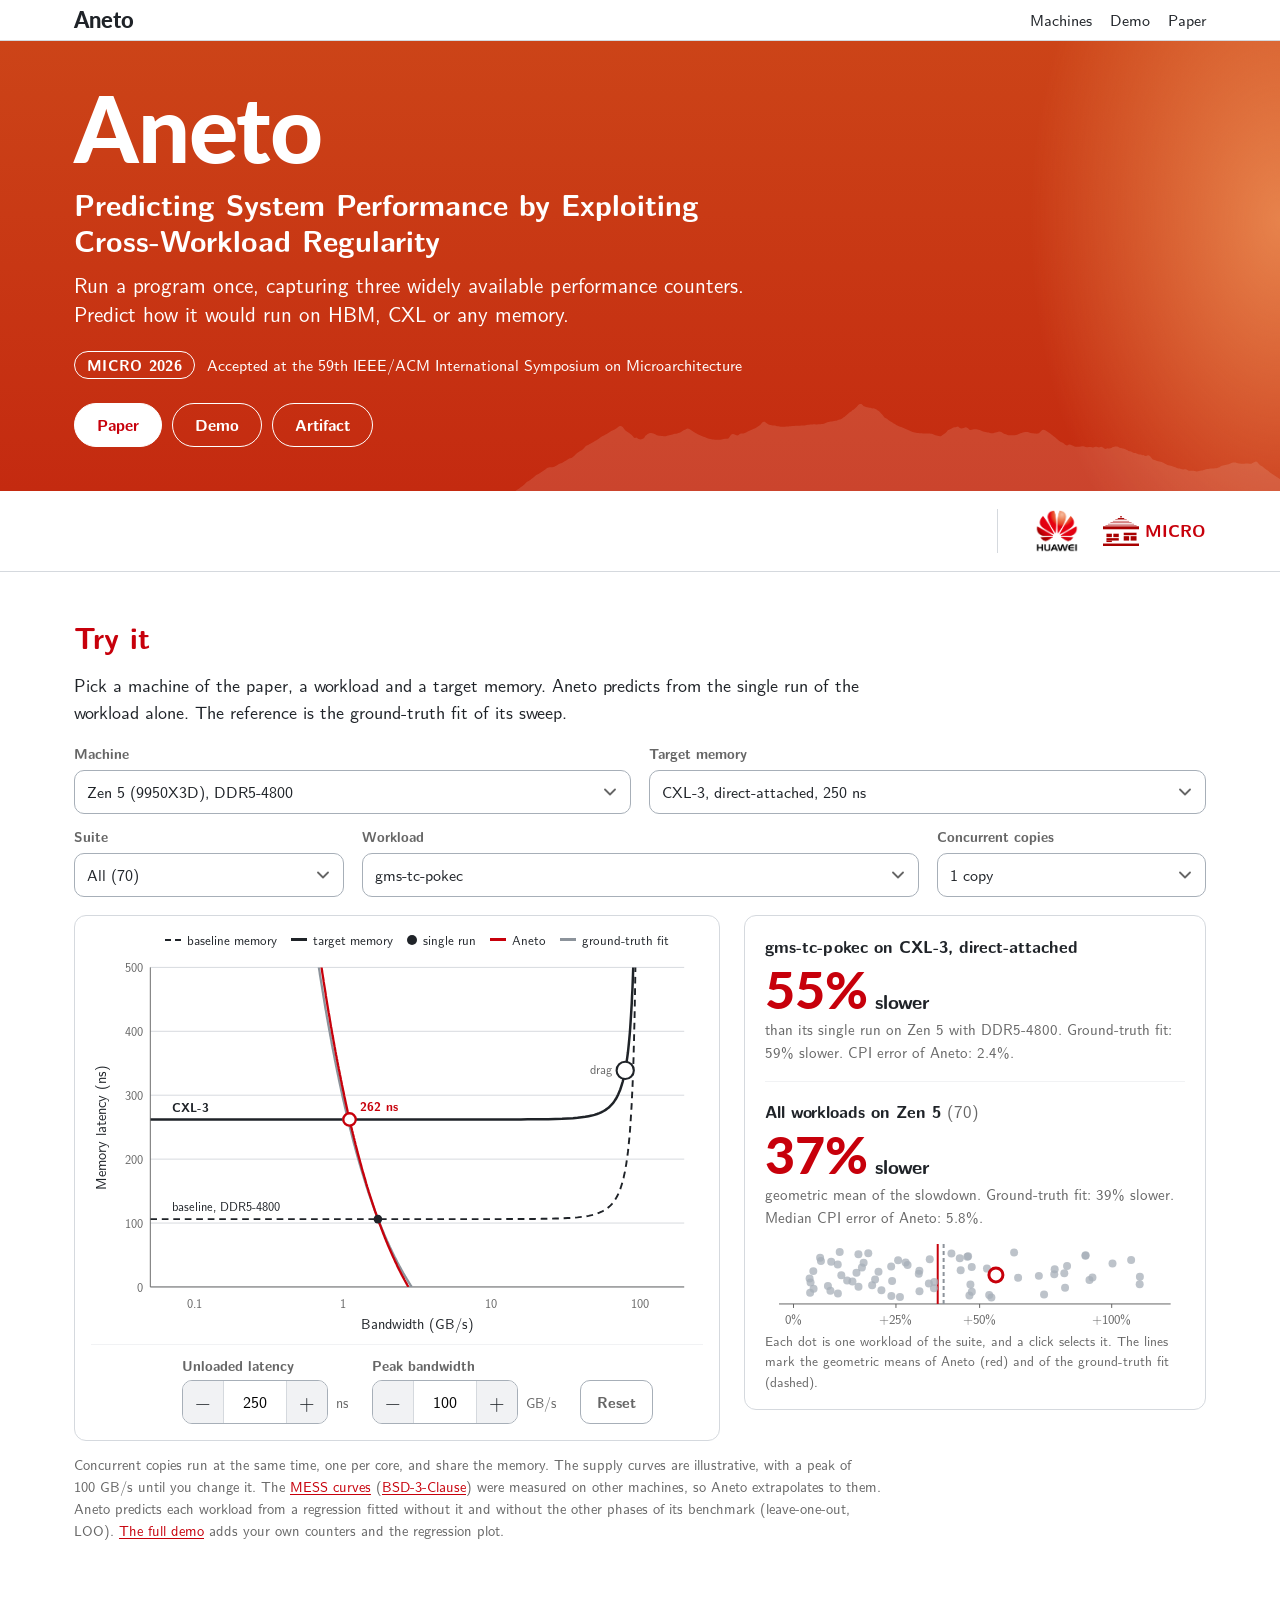
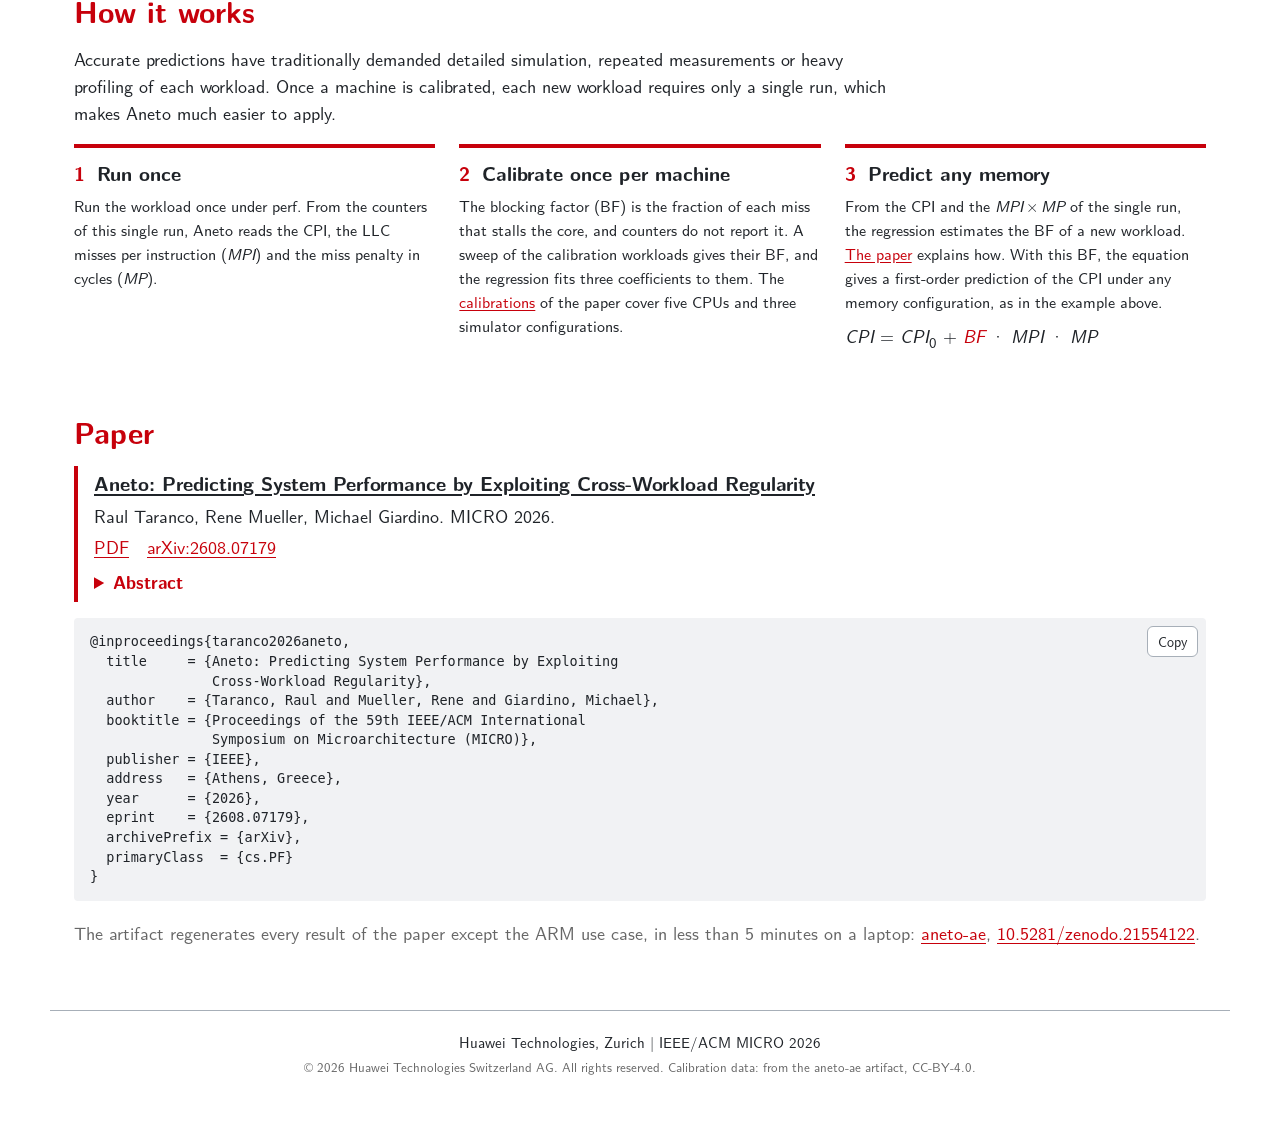
<file: docs/index.html>
<!doctype html>
<html lang="en">
<head>
<meta charset="utf-8">
<meta name="viewport" content="width=device-width, initial-scale=1">
<title>Aneto: Predicting System Performance by Exploiting Cross-Workload Regularity</title>
<meta name="description" content="Aneto predicts how a workload responds to a change in memory technology, such as HBM or CXL. MICRO 2026.">
<meta property="og:title" content="Aneto: Predicting System Performance by Exploiting Cross-Workload Regularity">
<meta property="og:description" content="Aneto predicts how a workload responds to a change in memory technology, such as HBM or CXL. MICRO 2026.">
<meta property="og:type" content="website">
<link rel="canonical" href="https://huawei-csl.github.io/aneto/">
<meta property="og:url" content="https://huawei-csl.github.io/aneto/">
<meta name="twitter:card" content="summary">
<link rel="icon" type="image/svg+xml" href="assets/img/aneto-mark.svg">
<link rel="preload" href="assets/fonts/lmsans10-regular.otf" as="font" type="font/otf" crossorigin>
<link rel="stylesheet" href="assets/style.css">
<link rel="stylesheet" href="assets/home.css">
<script type="module" src="assets/home.js"></script>
</head>
<body>

<nav class="sitenav" aria-label="Site"><div class="in">
  <a class="home" href="index.html" aria-current="page">Aneto</a>
  <div class="links">
    <a href="machines.html">Machines</a>
    <a href="demo.html">Demo</a>
    <a href="https://arxiv.org/abs/2608.07179">Paper</a>
  </div>
</div></nav>

<header class="hero">
  <img class="ridge" src="assets/img/aneto-mark.svg" alt="">
  <div class="in">
    <h1>Aneto</h1>
    <p class="ptitle">Predicting System Performance by Exploiting <span class="nb">Cross-Workload</span> Regularity</p>
    <p class="lede">Run a program once, capturing three widely available performance counters.<br>Predict how it would run on HBM, CXL or any memory.</p>
    <p class="venue"><span class="badge">MICRO 2026</span>Accepted at the 59th IEEE/ACM International Symposium on Microarchitecture</p>
    <nav class="actions" aria-label="Project links">
      <a class="btn primary" href="https://arxiv.org/pdf/2608.07179">Paper</a>
      <a class="btn" href="demo.html">Demo</a>
      <a class="btn" href="https://doi.org/10.5281/zenodo.21554122">Artifact</a>
    </nav>
  </div>
</header>

<aside class="getbar" aria-label="Affiliation and venue"><div class="in">
  <div class="logos">
    <img src="assets/img/huawei-logo.png" alt="Huawei">
    <a href="https://www.microarch.org/micro59/" title="MICRO 2026"><img src="assets/img/micro-logo.svg" alt=""><span>MICRO</span></a>
  </div>
</div></aside>

<main>

<section id="try" class="try">
<noscript><p class="noscript">The live example needs JavaScript.</p></noscript>
  <h2>Try it</h2>
  <p class="lead">Pick a machine of the paper, a workload and a target memory. Aneto predicts from the single run of the workload alone. The reference is the ground-truth fit of its sweep.</p>

  <div class="try-controls">
    <label class="field"><span>Machine</span><select id="h-machine"></select></label>
    <label class="field"><span>Target memory</span><select id="h-memory"></select></label>
    <label class="field"><span>Suite</span><select id="h-suite"></select></label>
    <label class="field"><span>Workload</span><select id="h-workload"></select></label>
    <label class="field"><span>Concurrent copies</span><select id="h-copies"></select></label>
  </div>

  <div class="try-grid">
    <figure class="try-chart">
      <div class="legend">
        <span class="lg"><span class="sw supa"></span>baseline memory</span>
        <span class="lg"><span class="sw supb"></span>target memory</span>
        <span class="lg"><span class="sw run"></span>single run</span>
        <span class="lg"><span class="sw acc"></span>Aneto</span>
        <span class="lg"><span class="sw ref"></span>ground-truth fit</span>
      </div>
      <div id="h-sd"></div>
      <div class="target-edit" role="group" aria-label="Target memory">
        <div class="stepper"><span id="h-ns-label">Unloaded latency</span>
          <div class="box"><button type="button" data-k="ns" data-dir="-1" aria-label="Lower the latency">&minus;</button><input id="h-ns" type="number" inputmode="numeric" min="40" max="1500" step="10" aria-labelledby="h-ns-label"><button type="button" data-k="ns" data-dir="1" aria-label="Raise the latency">+</button></div>
          <span class="unit">ns</span></div>
        <div class="stepper"><span id="h-peak-label">Peak bandwidth</span>
          <div class="box"><button type="button" data-k="peak" data-dir="-1" aria-label="Lower the peak bandwidth">&minus;</button><input id="h-peak" type="number" inputmode="numeric" min="1" max="240" step="5" aria-labelledby="h-peak-label"><button type="button" data-k="peak" data-dir="1" aria-label="Raise the peak bandwidth">+</button></div>
          <span class="unit">GB/s</span></div>
        <button type="button" class="reset" id="h-reset" disabled>Reset</button>
      </div>
    </figure>
    <div class="results" aria-live="polite">
      <div class="result" id="h-one"></div>
      <div class="result" id="h-suite-result"></div>
      <div id="h-strip"></div>
      <p class="strip-key">Each dot is one workload of the suite, and a click selects it. The lines mark the geometric means of Aneto (red) and of the ground-truth fit (dashed).</p>
    </div>
  </div>
  <p class="try-note">Concurrent copies run at the same time, one per core, and share the memory. The supply curves are illustrative, with a peak of <span class="nb">100 GB/s</span> until you change it. The <a href="https://github.com/bsc-mem/Mess-simulator">MESS curves</a> (<a href="data/LICENSE-MESS.txt">BSD-3-Clause</a>) were measured on other machines, so Aneto extrapolates to them. Aneto predicts each workload from a regression fitted without it and without the other phases of its benchmark (leave-one-out, LOO). <a href="demo.html">The full demo</a> adds your own counters and the regression plot.</p>
</section>

<section class="how">
  <h2>How it works</h2>
  <p class="lead">Accurate predictions have traditionally demanded detailed simulation, repeated measurements or heavy profiling of each workload. Once a machine is calibrated, each new workload requires only a single run, which makes Aneto much easier to apply.</p>
  <div class="cards three">
    <article>
      <h3><span class="num">1</span>Run once</h3>
      <p>Run the workload once under perf. From the counters of this single run, Aneto reads the CPI, the LLC misses per instruction (<i>MPI</i>) and the miss penalty in cycles (<i>MP</i>).</p>
    </article>
    <article>
      <h3><span class="num">2</span>Calibrate once per machine</h3>
      <p>The blocking factor (BF) is the fraction of each miss that stalls the core, and counters do not report it. A sweep of the calibration workloads gives their BF, and the regression fits three coefficients to them. The <a href="machines.html">calibrations</a> of the paper cover five CPUs and three simulator configurations.</p>
    </article>
    <article>
      <h3><span class="num">3</span>Predict any memory</h3>
      <p>From the CPI and the <i>MPI</i>&thinsp;&times;&thinsp;<i>MP</i> of the single run, the regression estimates the BF of a new workload. <a href="https://arxiv.org/abs/2608.07179">The paper</a> explains how. With this BF, the equation gives a first-order prediction of the CPI under any memory configuration, as in the example above.</p>
      <p class="eq"><i>CPI</i> = <i>CPI</i><sub>0</sub> + <i class="acc">BF</i> &middot; <i>MPI</i> &middot; <i>MP</i></p>
    </article>
  </div>
</section>

<section id="paper" class="paperbox">
  <h2>Paper</h2>
  <div class="paper-card">
    <p class="ptitle2"><a href="https://arxiv.org/abs/2608.07179">Aneto: Predicting System Performance by Exploiting Cross-Workload Regularity</a></p>
    <p>Raul Taranco, Rene Mueller, Michael Giardino. MICRO 2026.</p>
    <p class="plinks"><a href="https://arxiv.org/pdf/2608.07179">PDF</a> <a href="https://arxiv.org/abs/2608.07179">arXiv:2608.07179</a></p>
    <details>
      <summary>Abstract</summary>
      <p>Predicting how a workload responds to a change in memory technology requires estimating how much of each cache miss actually stalls the processor. Obtaining this stall fraction accurately has traditionally demanded detailed simulation, repeated measurements, or heavy profiling. One-shot alternatives exist but sacrifice accuracy. We observe that hardware counters from a single native run suffice to infer the stall fraction without simulation. Across more than 100 distinct workloads spanning integer, floating-point, graph, and AI benchmarks, the relationship between CPI and the maximum memory stall per instruction follows a predictable pattern on each microarchitecture. Aneto is a mechanistic-empirical regression model that exploits this observation. Once fitted on a machine across a small set of reference workloads, the model estimates the performance-latency sensitivity of any new workload from a single run, enabling first-order CPI prediction under any memory configuration. Aneto reaches 1.4&times; lower median and 2.8&times; lower 90th-percentile CPI error than the best prior one-shot predictor. We validate the predictions directly against hardware measurements on an ARM server, from local DDR to HBM and up to ~3&times; the baseline memory penalty, where the median CPI error is 12.7% and the 90th percentile 35.9%. At an 8&times; memory-latency extrapolation beyond the reach of direct measurement, Aneto agrees on Zen 5 to within 14.8% at the median and 42% at the 90th percentile with a prior method that needs multiple runs per workload. Additionally, Aneto provides qualitative insights into workloads and architectures.</p>
    </details>
  </div>
  <div class="bib" id="cite">
    <button class="small copy" type="button" data-target="bib-paper">Copy</button>
<pre id="bib-paper">@inproceedings{taranco2026aneto,
  title     = {Aneto: Predicting System Performance by Exploiting
               Cross-Workload Regularity},
  author    = {Taranco, Raul and Mueller, Rene and Giardino, Michael},
  booktitle = {Proceedings of the 59th IEEE/ACM International
               Symposium on Microarchitecture (MICRO)},
  publisher = {IEEE},
  address   = {Athens, Greece},
  year      = {2026},
  eprint    = {2608.07179},
  archivePrefix = {arXiv},
  primaryClass  = {cs.PF}
}</pre>
  </div>
  <p class="muted">The artifact regenerates every result of the paper except the ARM use case, in less than 5 minutes on a laptop: <a href="https://github.com/huawei-csl/aneto-ae">aneto-ae</a>, <a href="https://doi.org/10.5281/zenodo.21554122">10.5281/zenodo.21554122</a>.</p>
</section>

</main>

<footer>
  <p>Huawei Technologies, Zurich  |  IEEE/ACM MICRO 2026</p>
  <p class="muted">&copy; 2026 Huawei Technologies Switzerland AG. All rights reserved. Calibration data: from the aneto-ae artifact, CC-BY-4.0.</p>
</footer>

</body>
</html>
</file>
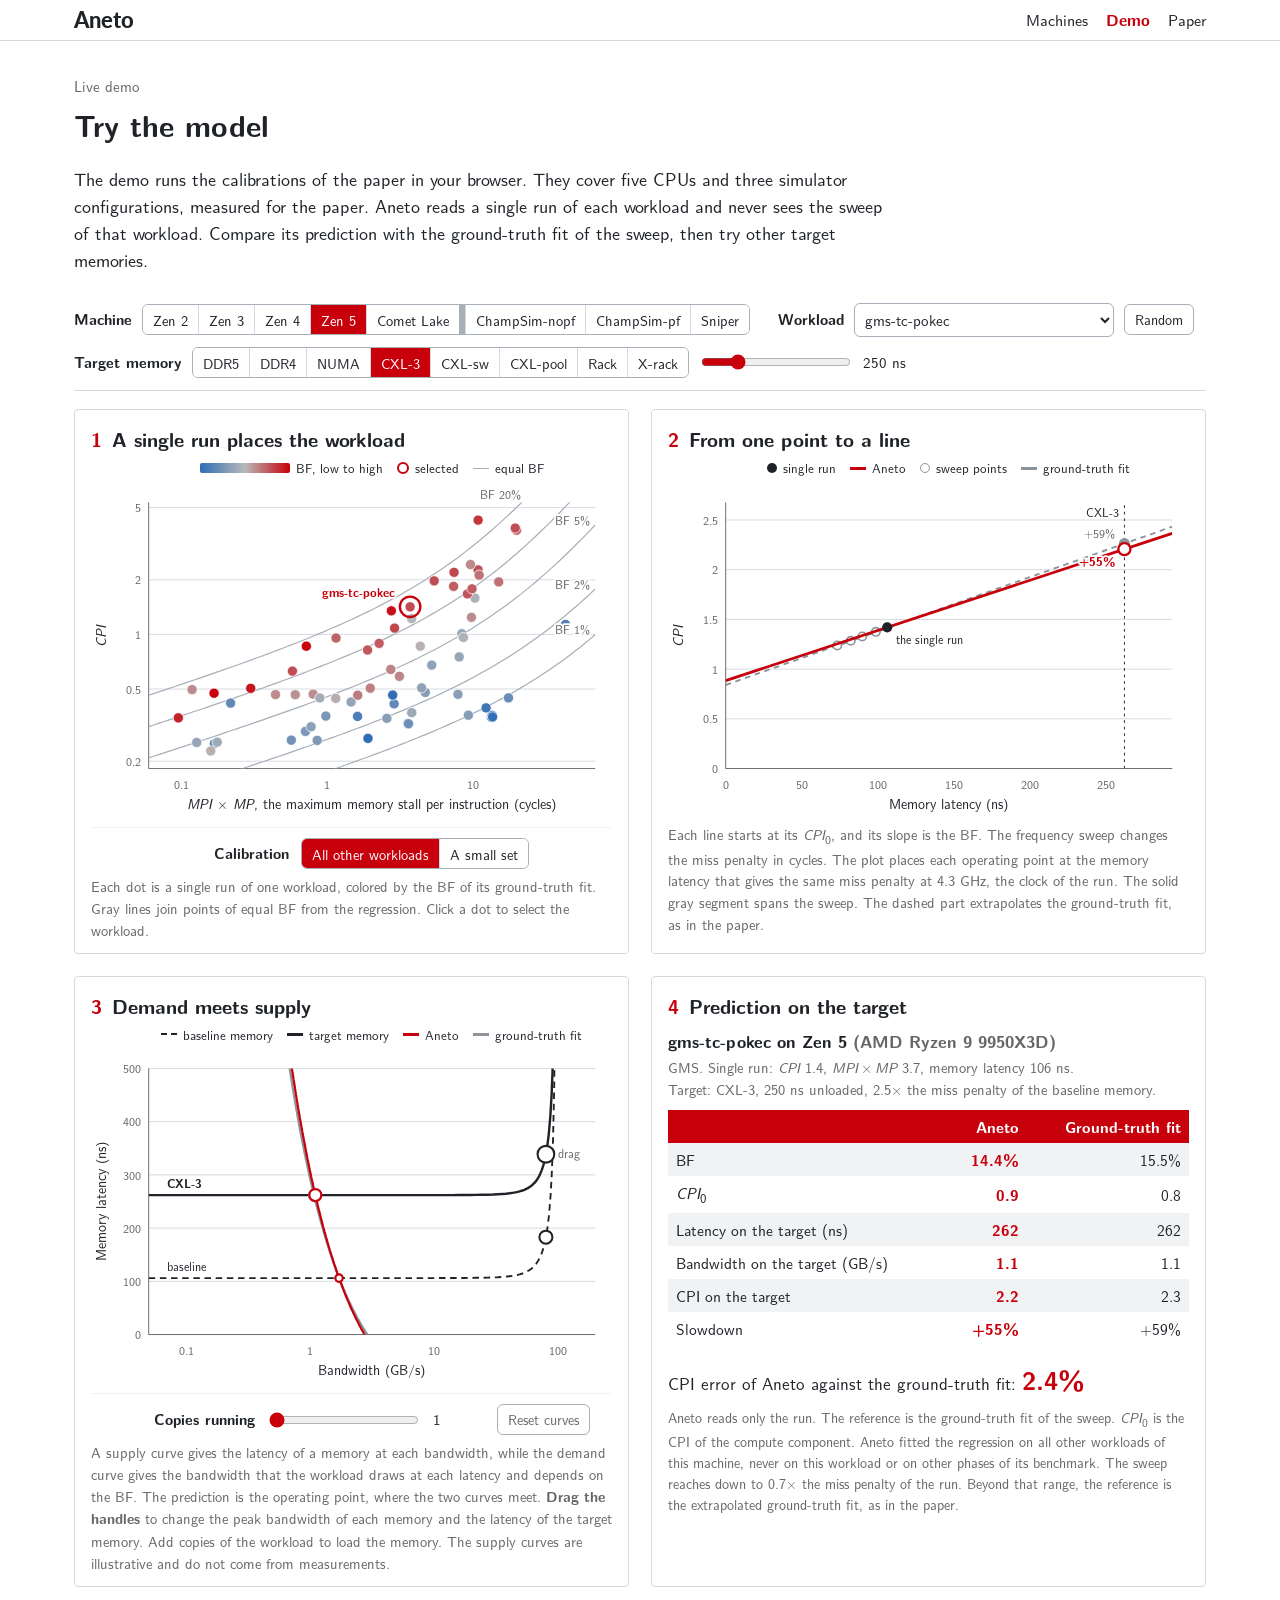
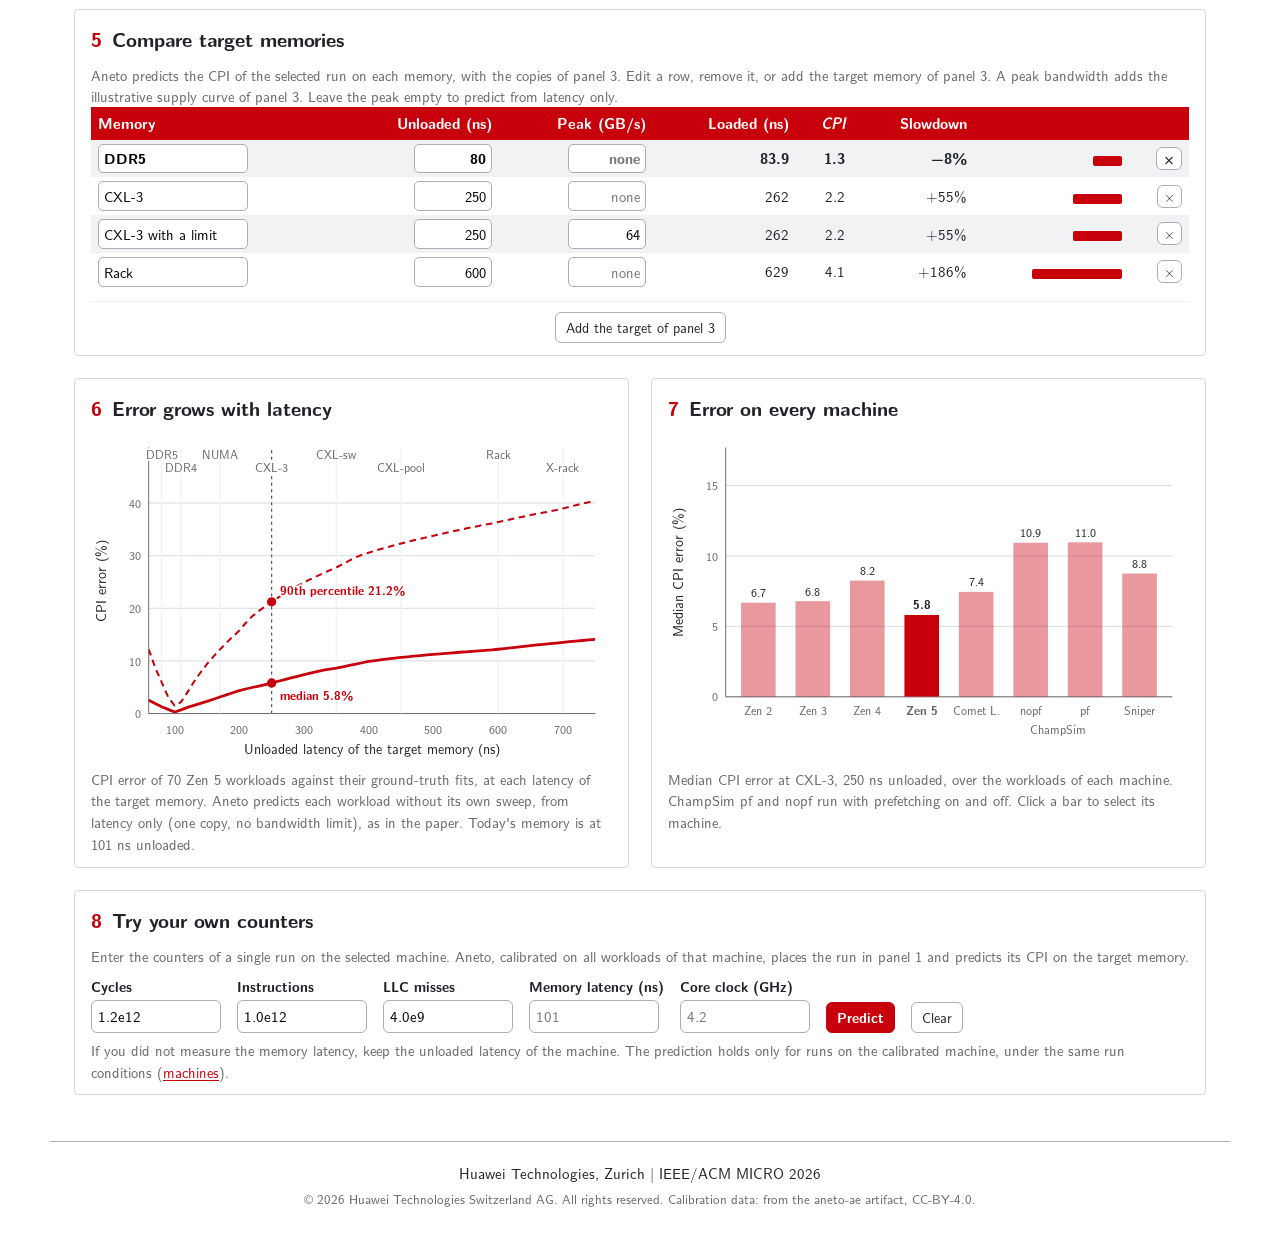
<file: docs/demo.html>
<!doctype html>
<html lang="en">
<head>
<meta charset="utf-8">
<meta name="viewport" content="width=device-width, initial-scale=1">
<title>Aneto demo</title>
<meta name="description" content="The full Aneto demo: the regression, the supply and demand curves, and the CPI error on every machine, in your browser.">
<link rel="canonical" href="https://huawei-csl.github.io/aneto/demo.html">
<meta property="og:url" content="https://huawei-csl.github.io/aneto/demo.html">
<meta property="og:title" content="Aneto demo">
<meta property="og:description" content="The full Aneto demo: the regression, the supply and demand curves, and the CPI error on every machine, in your browser.">
<meta property="og:type" content="website">
<meta name="twitter:card" content="summary">
<link rel="icon" type="image/svg+xml" href="assets/img/aneto-mark.svg">
<link rel="preload" href="assets/fonts/lmsans10-regular.otf" as="font" type="font/otf" crossorigin>
<link rel="stylesheet" href="assets/style.css">
<script type="module" src="assets/demo.js"></script>
</head>
<body>

<nav class="sitenav" aria-label="Site"><div class="in">
  <a class="home" href="index.html">Aneto</a>
  <div class="links">
    <a href="machines.html">Machines</a>
    <a href="demo.html" aria-current="page">Demo</a>
    <a href="https://arxiv.org/abs/2608.07179">Paper</a>
  </div>
</div></nav>

<main>
<section id="demo" class="demo alone">
  <div class="stage">Live demo</div>
  <h1>Try the model</h1>
  <noscript><p class="noscript">The demo runs in your browser and needs JavaScript.</p></noscript>
  <p class="lead">The demo runs the calibrations of the paper in your browser. They cover five CPUs and three simulator configurations, measured for the paper. Aneto reads a single run of each workload and never sees the sweep of that workload. Compare its prediction with the ground-truth fit of the sweep, then try other target memories.</p>

  <div class="controls" id="controls">
    <div class="ctl">
      <span class="ctl-label">Machine</span>
      <div class="seg" id="machines" role="group" aria-label="Machine"></div>
    </div>
    <div class="ctl">
      <label class="ctl-label" for="wl">Workload</label>
      <select id="wl"></select>
      <button class="small" id="rand" type="button">Random</button>
    </div>
    <div class="ctl">
      <span class="ctl-label">Target memory</span>
      <div class="seg" id="techs" role="group" aria-label="Target memory"></div>
      <input id="lat" type="range" min="40" max="1000" step="5" aria-label="Unloaded latency of the target memory (ns)">
      <output id="lat-out"></output>
    </div>
  </div>

  <div class="grid">
    <figure class="panel">
      <header><span class="num">1</span><h2>A single run places the workload</h2></header>
      <div class="legend">
        <span class="lg"><i class="cbar"></i>BF, low to high</span>
        <span class="lg"><i class="sw ring"></i>selected</span>
        <span class="lg"><i class="sw iso"></i>equal BF</span>
      </div>
      <div class="plot" id="plot-key"></div>
      <div class="panel-ctl">
        <span class="ctl-label">Calibration</span>
        <div class="seg" id="calib" role="group" aria-label="Calibration">
          <button type="button" data-v="loo">All other workloads</button>
          <button type="button" data-v="small">A small set</button>
        </div>
        <span id="small-ctl" hidden>
          <input id="ncal" type="range" min="5" max="40" step="1" value="16" aria-label="Calibration workloads">
          <output id="ncal-out">16</output> workloads
          <button class="small" id="redraw" type="button">Draw another set</button>
        </span>
      </div>
      <figcaption>Each dot is a single run of one workload, colored by the BF of its ground-truth fit. Gray lines join points of equal BF from the regression. Click a dot to select the workload.</figcaption>
    </figure>

    <figure class="panel">
      <header><span class="num">2</span><h2>From one point to a line</h2></header>
      <div class="legend">
        <span class="lg"><i class="sw run"></i>single run</span>
        <span class="lg"><i class="sw acc"></i>Aneto</span>
        <span class="lg"><i class="sw pts"></i>sweep points</span>
        <span class="lg"><i class="sw ref"></i>ground-truth fit</span>
      </div>
      <div class="plot" id="plot-line"></div>
      <figcaption id="cap-line"></figcaption>
    </figure>

    <figure class="panel">
      <header><span class="num">3</span><h2>Demand meets supply</h2></header>
      <div class="legend">
        <span class="lg"><i class="sw supa"></i>baseline memory</span>
        <span class="lg"><i class="sw supb"></i>target memory</span>
        <span class="lg"><i class="sw acc"></i>Aneto</span>
        <span class="lg"><i class="sw ref"></i>ground-truth fit</span>
      </div>
      <div class="plot" id="plot-sd"></div>
      <div class="panel-ctl">
        <label class="ctl-label" for="copies">Copies running</label>
        <input id="copies" type="range" min="1" max="16" step="1" value="1">
        <output id="copies-out">16</output>
        <button class="small" id="reset-supply" type="button">Reset curves</button>
      </div>
      <figcaption>A supply curve gives the latency of a memory at each bandwidth, while the demand curve gives the bandwidth that the workload draws at each latency and depends on the BF. The prediction is the operating point, where the two curves meet. <b>Drag the handles</b> to change the peak bandwidth of each memory and the latency of the target memory. Add copies of the workload to load the memory. The supply curves are illustrative and do not come from measurements.</figcaption>
    </figure>

    <section class="panel">
      <header><span class="num">4</span><h2>Prediction on the target</h2></header>
      <div id="pred"></div>
    </section>

    <section class="panel wide">
      <header><span class="num">5</span><h2>Compare target memories</h2></header>
      <p>Aneto predicts the CPI of the selected run on each memory, with the copies of panel 3. Edit a row, remove it, or add the target memory of panel 3. A peak bandwidth adds the illustrative supply curve of panel 3. Leave the peak empty to predict from latency only.</p>
      <div id="cmp"></div>
      <div class="panel-ctl">
        <button class="small" id="cmp-add" type="button">Add the target of panel 3</button>
      </div>
    </section>

    <figure class="panel">
      <header><span class="num">6</span><h2>Error grows with latency</h2></header>
      <div class="plot" id="plot-lat"></div>
      <figcaption id="cap-lat"></figcaption>
    </figure>

    <figure class="panel">
      <header><span class="num">7</span><h2>Error on every machine</h2></header>
      <div class="plot" id="plot-mach"></div>
      <figcaption id="cap-mach"></figcaption>
    </figure>

    <section class="panel wide own">
      <header><span class="num">8</span><h2>Try your own counters</h2></header>
      <p>Enter the counters of a single run on the selected machine. Aneto, calibrated on all workloads of that machine, places the run in panel 1 and predicts its CPI on the target memory.</p>
      <form id="own" autocomplete="off">
        <label>Cycles <input name="cycles" inputmode="decimal" value="1.2e12"></label>
        <label>Instructions <input name="instr" inputmode="decimal" value="1.0e12"></label>
        <label>LLC misses <input name="misses" inputmode="decimal" value="4.0e9"></label>
        <label>Memory latency (ns) <input name="lat" inputmode="decimal" id="own-lat"></label>
        <label>Core clock (GHz) <input name="ghz" inputmode="decimal" id="own-ghz"></label>
        <button type="submit">Predict</button>
        <button type="button" class="small" id="own-clear">Clear</button>
      </form>
      <p class="muted small-note">If you did not measure the memory latency, keep the unloaded latency of the machine. The prediction holds only for runs on the calibrated machine, under the same run conditions (<a href="machines.html">machines</a>).</p>
    </section>
  </div>
</section>
</main>

<footer>
  <p>Huawei Technologies, Zurich  |  IEEE/ACM MICRO 2026</p>
  <p class="muted">&copy; 2026 Huawei Technologies Switzerland AG. All rights reserved. Calibration data: from the aneto-ae artifact, CC-BY-4.0.</p>
</footer>

</body>
</html>
</file>
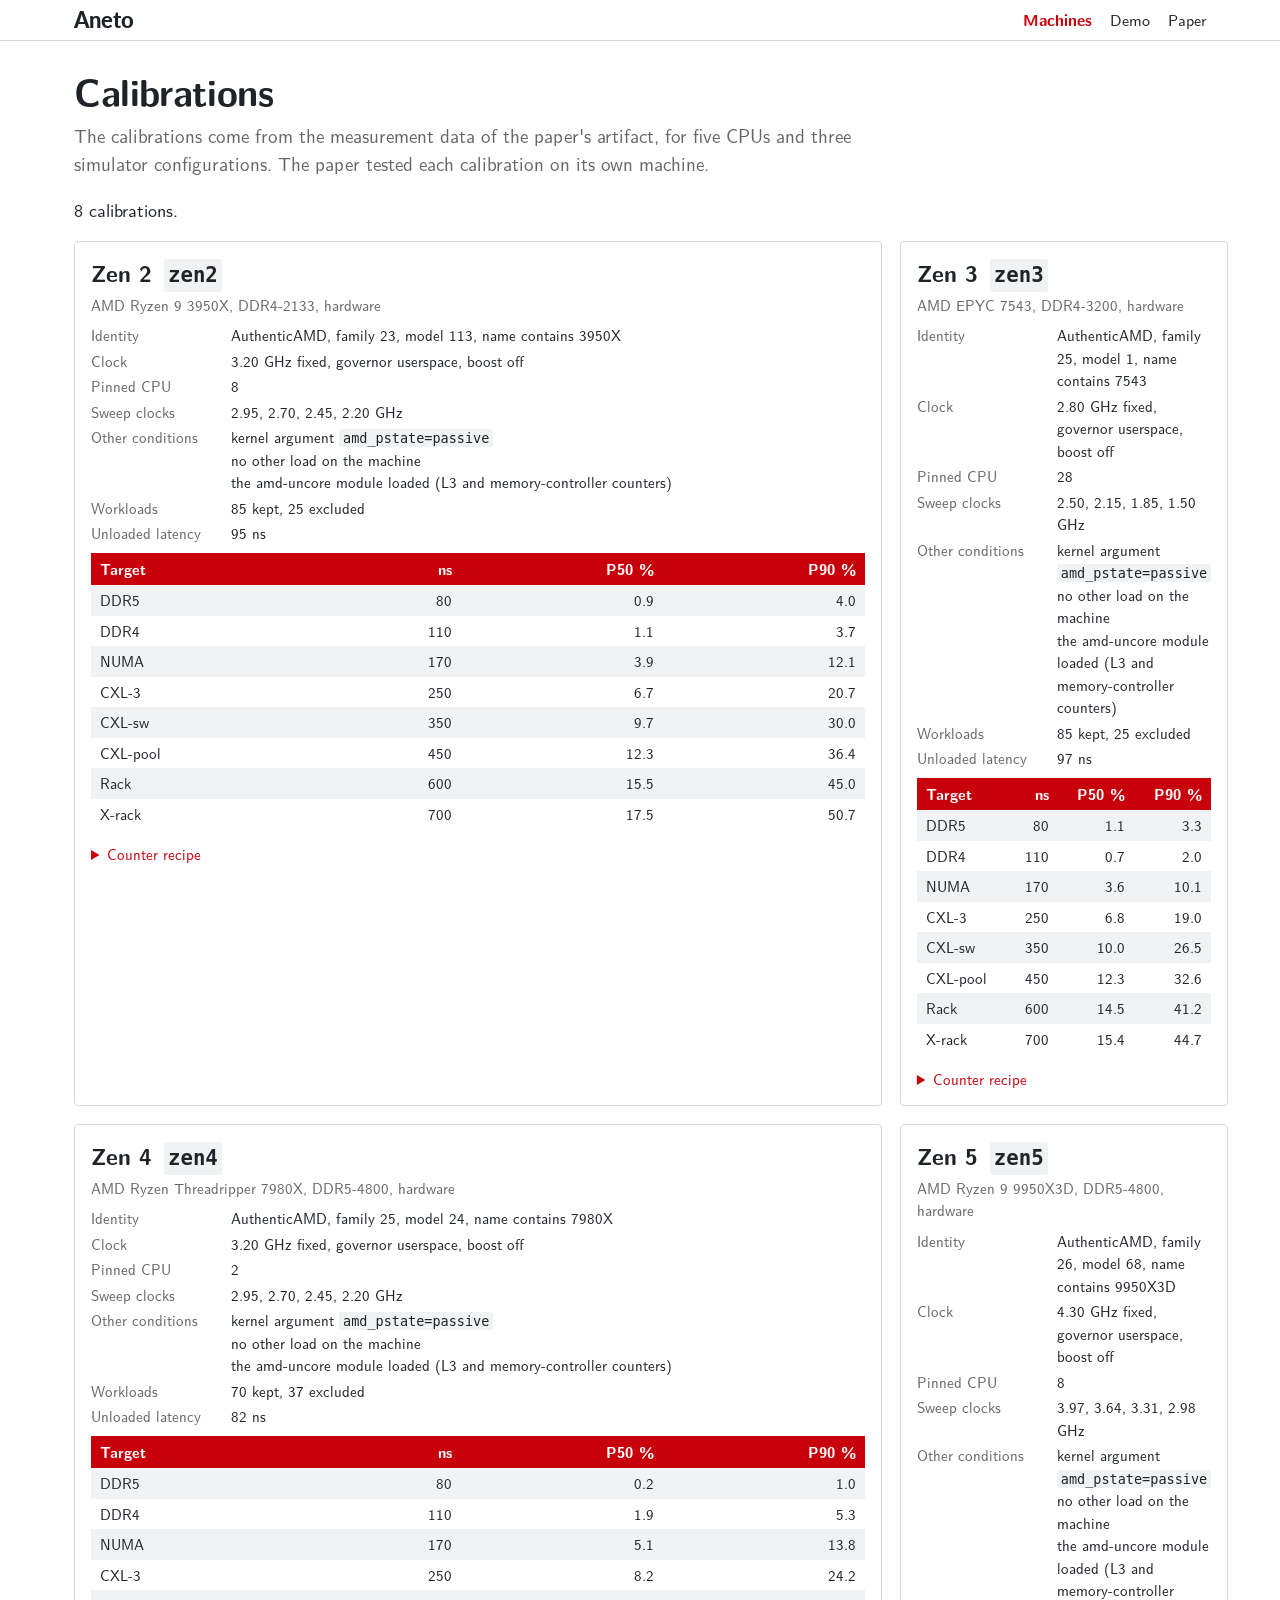
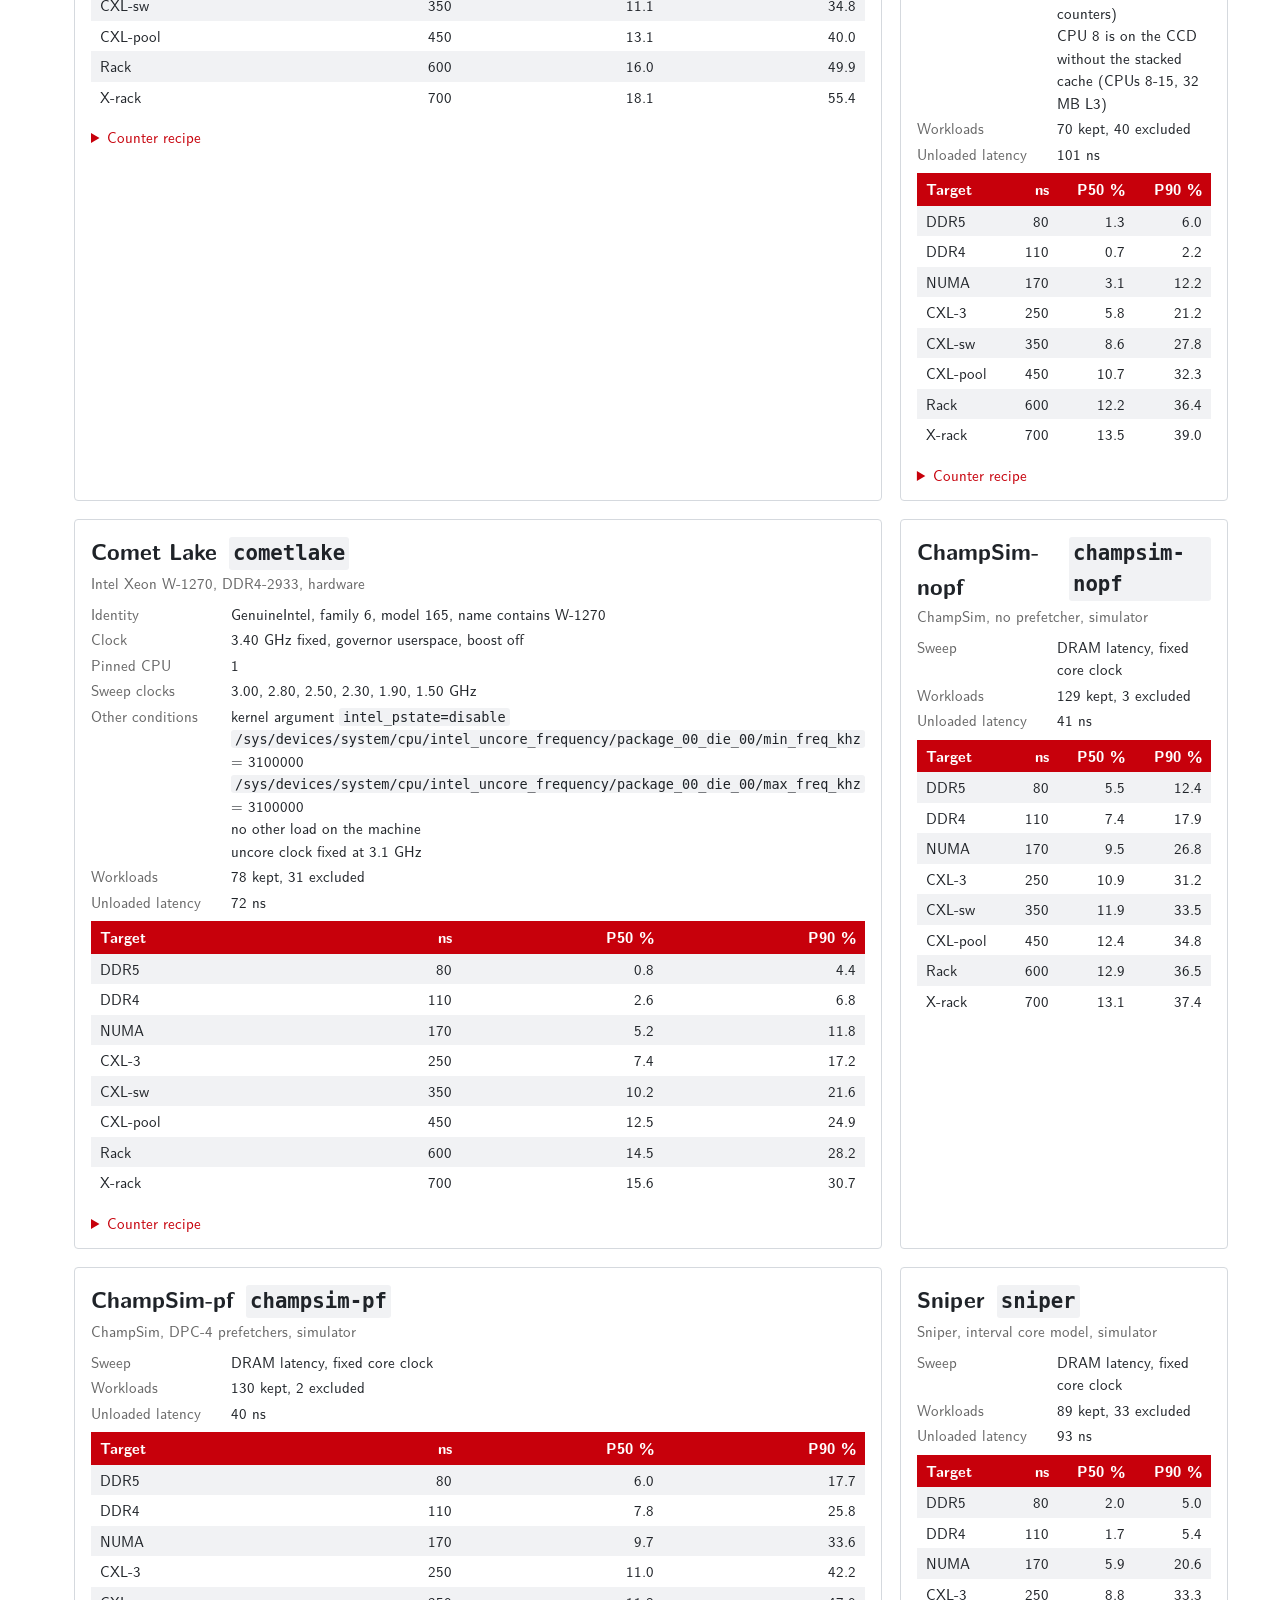
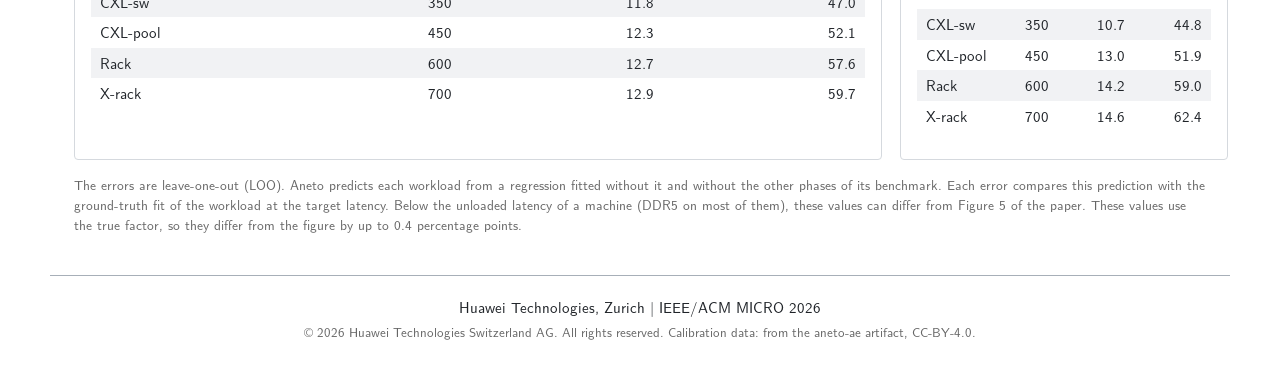
<file: docs/machines.html>
<!doctype html>
<html lang="en">
<head>
<meta charset="utf-8">
<meta name="viewport" content="width=device-width, initial-scale=1">
<title>Aneto calibrations</title>
<meta name="description" content="The machines calibrated for the Aneto paper, with their identity, run conditions, counters and accuracy.">
<link rel="canonical" href="https://huawei-csl.github.io/aneto/machines.html">
<meta property="og:url" content="https://huawei-csl.github.io/aneto/machines.html">
<meta property="og:title" content="Aneto calibrations">
<meta property="og:description" content="The machines calibrated for the Aneto paper, with their identity, run conditions, counters and accuracy.">
<meta property="og:type" content="website">
<meta name="twitter:card" content="summary">
<link rel="icon" type="image/svg+xml" href="assets/img/aneto-mark.svg">
<link rel="stylesheet" href="assets/style.css">
<script type="module" src="assets/machines.js"></script>
</head>
<body>

<nav class="sitenav" aria-label="Site"><div class="in">
  <a class="home" href="index.html">Aneto</a>
  <div class="links">
    <a href="machines.html" aria-current="page">Machines</a>
    <a href="demo.html">Demo</a>
    <a href="https://arxiv.org/abs/2608.07179">Paper</a>
  </div>
</div></nav>

<main class="doc wide">
<noscript><p class="noscript">This list needs JavaScript.</p></noscript>
<div class="pagehead">
  <h1>Calibrations</h1>
  <p>The calibrations come from the measurement data of the paper's artifact, for five CPUs and three simulator configurations. The paper tested each calibration on its own machine.</p>
</div>
<p id="summary"></p>
<div class="machines" id="machines"></div>
<p class="muted small-note">The errors are leave-one-out (LOO). Aneto predicts each workload from a regression fitted without it and without the other phases of its benchmark. Each error compares this prediction with the ground-truth fit of the workload at the target latency. Below the unloaded latency of a machine (DDR5 on most of them), these values can differ from Figure 5 of the paper. These values use the true factor, so they differ from the figure by up to 0.4 percentage points.</p>
</main>

<footer>
  <p>Huawei Technologies, Zurich  |  IEEE/ACM MICRO 2026</p>
  <p class="muted">&copy; 2026 Huawei Technologies Switzerland AG. All rights reserved. Calibration data: from the aneto-ae artifact, CC-BY-4.0.</p>
</footer>
</body>
</html>
</file>
<file: docs/assets/style.css>
/* Aneto project page: shared styles. */
@font-face { font-family: "LM Sans"; src: url("fonts/lmsans10-regular.otf") format("opentype"); font-weight: 400; font-display: swap; }
@font-face { font-family: "LM Sans"; src: url("fonts/lmsans10-bold.otf") format("opentype"); font-weight: 700; font-display: swap; }
@font-face { font-family: "LM Sans"; src: url("fonts/lmsans10-oblique.otf") format("opentype"); font-weight: 400; font-style: italic; font-display: swap; }
@font-face { font-family: "Aneto Display"; src: url("fonts/AnetoDisplay-Heavy.woff") format("woff"); font-weight: 800; font-display: swap; }

:root {
  --accent: #C7000B;      /* Huawei red: Aneto and costs */
  --accent-soft: #FBE9EA;
  --fg: #1F2328;
  --muted: #666666;
  --rule: #A7AFB8;        /* column separators and the mountain mark */
  --faint: #D5D9DE;       /* grid lines */
  --zebra: #F1F2F4;
  --ref: #8C939B;         /* the sweep reference in figures */
  --bg: #FFFFFF;
  --sans: "LM Sans", "Latin Modern Sans", "Helvetica Neue", Arial, sans-serif;
  --page: 1180px;
}

* { box-sizing: border-box; }
html { scroll-behavior: smooth; }
body {
  margin: 0; background: var(--bg); color: var(--fg);
  font: 18px/1.5 var(--sans); -webkit-font-smoothing: antialiased;
}
a { color: var(--accent); text-decoration: none; }
a:hover { text-decoration: underline; }
/* Links in running text: not by color alone */
p a, li a, td a { text-decoration: underline; text-underline-offset: 0.15em; }
i { font-style: italic; }
.acc { color: var(--accent); }
.muted { color: var(--muted); }
main, footer { max-width: var(--page); margin-left: auto; margin-right: auto; padding: 0 24px; }

h1 { font: 800 96px/0.9 "Aneto Display", var(--sans); margin: 0; letter-spacing: -0.01em; }
.btn {
  display: inline-block; padding: 7px 18px; border: 1.5px solid var(--fg); border-radius: 999px;
  color: var(--fg); font-weight: 700; font-size: 16px;
}
.btn:hover { text-decoration: none; border-color: var(--accent); color: var(--accent); }
.btn.primary { background: var(--accent); border-color: var(--accent); color: #fff; }
.btn.primary:hover { background: #A00009; color: #fff; }

h2 { font-size: 30px; margin: 0 0 12px; }
h3 { font-size: 23px; margin: 0 0 10px; display: flex; align-items: baseline; gap: 12px; }
.num { color: var(--accent); font-weight: 700; }
.stage { color: var(--muted); font-size: 15px; margin-bottom: 4px; }
section { padding: 34px 0 6px; }

.eq { text-align: center; font-size: 19px; margin: 12px 0; white-space: nowrap; }

/* Demo */
.demo { border-top: 1px solid var(--rule); margin-top: 28px; }
.demo.alone { border-top: 0; margin-top: 0; }
.lead { max-width: 820px; }
.controls {
  position: sticky; top: 0; z-index: 5; background: rgba(255, 255, 255, 0.96); backdrop-filter: blur(4px);
  display: flex; flex-wrap: wrap; gap: 10px 28px; align-items: center;
  padding: 12px 0; margin: 10px 0 18px; border-bottom: 1px solid var(--faint);
}
.ctl { display: flex; align-items: center; gap: 10px; flex-wrap: wrap; }
.ctl-label { font-weight: 700; font-size: 15px; }
.seg { display: inline-flex; flex-wrap: wrap; border: 1.5px solid var(--rule); border-radius: 6px; overflow: hidden; }
.seg button {
  font: inherit; font-size: 14.5px; padding: 4px 10px; border: 0; border-left: 1px solid var(--faint);
  background: var(--bg); color: var(--fg); cursor: pointer;
}
.seg button:first-child { border-left: 0; }
.seg button:hover { background: var(--zebra); }
.seg button[aria-pressed="true"] { background: var(--accent); color: #fff; }
.seg .sep { width: 6px; background: var(--rule); }
[hidden] { display: none !important; }
.sr-only { position: absolute; width: 1px; height: 1px; padding: 0; margin: -1px; overflow: hidden; clip: rect(0, 0, 0, 0); white-space: nowrap; border: 0; }
.ways { margin: 4px 0 2px; }
.noscript { padding: 8px 12px; border-left: 3px solid var(--accent); background: var(--zebra); }
.demo h1 { font: 700 30px/1.5 var(--sans); letter-spacing: normal; margin: 0 0 12px; }
.way > p { margin-top: 0; }
select, input, button { font: inherit; }
select { font-size: 15px; padding: 4px 6px; max-width: 260px; border: 1.5px solid var(--rule); border-radius: 6px; background: var(--bg); color: var(--fg); }
button.small, form button {
  font-size: 14px; padding: 4px 10px; border: 1.5px solid var(--rule); border-radius: 6px; background: var(--bg); color: var(--fg); cursor: pointer;
}
button.small:enabled:hover, form button:enabled:hover { border-color: var(--accent); color: var(--accent); }
button.small:disabled { color: var(--muted); cursor: default; }
form button[type="submit"] { background: var(--accent); border-color: var(--accent); color: #fff; font-weight: 700; }
input[type="range"] { accent-color: var(--accent); width: 150px; }
output { font-variant-numeric: tabular-nums; min-width: 3.5em; font-size: 15px; }

.grid { display: grid; grid-template-columns: 1fr 1fr; gap: 22px; }
.panel { margin: 0; padding: 14px 16px 12px; border: 1px solid var(--faint); border-radius: 4px; background: var(--bg); min-width: 0; }
.panel.wide { grid-column: 1 / -1; }
.panel header h2 { margin: 0 0 4px; font-size: 20px; }
.panel header { display: flex; align-items: baseline; gap: 10px; }
.panel header .num { font-size: 20px; }
.panel figcaption, .panel > p { font-size: 14.5px; color: var(--muted); margin: 6px 0 0; }
.panel-ctl { display: flex; flex-wrap: wrap; justify-content: center; align-items: center; gap: 8px 12px; margin-top: 10px; padding: 10px 0 0 var(--plot-shift, 0); border-top: 1px solid var(--zebra); font-size: 14.5px; }
/* Legend above the plot: one line of short labels, centered on the plot area (a left padding of
   --plot-shift, set by Chart, moves the center there). It wraps on narrow screens. */
.legend { display: flex; flex-wrap: wrap; justify-content: center; align-items: center; gap: 4px 14px; margin: 0 0 4px; padding-left: var(--plot-shift, 0); font-size: 13px; color: var(--fg); }
.lg { display: inline-flex; align-items: center; gap: 6px; white-space: nowrap; }
.sw { display: inline-block; width: 16px; height: 0; border-top: 3px solid; }
.sw.acc { border-color: var(--accent); }
.sw.ref { border-color: var(--ref); }
.sw.supa { border-top: 2px dashed var(--fg); }
.sw.supb { border-color: var(--fg); }
.sw.iso { border-top: 1.5px solid var(--rule); }
.sw.ring { width: 12px; height: 12px; border: 2px solid var(--accent); border-radius: 50%; }
.sw.run { width: 10px; height: 10px; border: 0; background: var(--fg); border-radius: 50%; }
.sw.pts { width: 10px; height: 10px; border: 1.5px solid var(--ref); background: #fff; border-radius: 50%; }
.cbar { display: inline-block; width: 90px; height: 10px; border-radius: 2px; background: linear-gradient(90deg, #2F6DB5, #B8B8B8, #C7000B); }

/* Charts */
svg.chart { width: 100%; height: auto; display: block; font-family: var(--sans); overflow: visible; }
.chart .grid line { stroke: var(--faint); stroke-width: 1; }
.chart .axis { stroke: var(--muted); stroke-width: 1; fill: none; }
.chart .tick { fill: var(--muted); font-size: 13px; }
.chart .label { fill: var(--fg); font-size: 15px; }
.chart text.note { font-size: 13px; paint-order: stroke; stroke: #fff; stroke-width: 4px; stroke-linejoin: round; }
.chart .dotwl { cursor: pointer; }
.chart .handle { cursor: grab; touch-action: none; }
.chart .handle:active { cursor: grabbing; }
.chart .handle:focus { outline: none; }
.chart .handle:focus-visible { stroke: var(--accent); stroke-width: 3.5; }
.tip {
  position: fixed; pointer-events: none; z-index: 20; background: var(--fg); color: #fff; font-size: 13px;
  padding: 5px 8px; border-radius: 4px; max-width: 280px; line-height: 1.35; display: none;
}

/* Prediction readout */
#pred h3 { display: block; margin: 4px 0 2px; font-size: 17px; }
#pred .sub { color: var(--muted); font-size: 14.5px; margin: 0 0 10px; }
table.readout { width: 100%; border-collapse: collapse; font-size: 15.5px; font-variant-numeric: tabular-nums; }
table.readout th { background: var(--accent); color: #fff; padding: 5px 8px; text-align: right; }
table.readout th:first-child { text-align: left; }
table.readout td { padding: 5px 8px; text-align: right; }
table.readout td:first-child { text-align: left; }
table.readout tr:nth-child(even) td { background: var(--zebra); }
table.readout td.aneto { color: var(--accent); font-weight: 700; }
.verdict { margin: 14px 0 6px; font-size: 17px; }
.verdict b { color: var(--accent); font-size: 26px; }
#pred .note { font-size: 14px; color: var(--muted); margin: 8px 0 0; }

/* Your own counters */
.own form { display: flex; flex-wrap: wrap; gap: 10px 16px; align-items: flex-end; margin: 10px 0 4px; }
.own label { display: flex; flex-direction: column; font-size: 14px; font-weight: 700; gap: 3px; }
.own input { width: 130px; padding: 4px 6px; border: 1.5px solid var(--rule); border-radius: 6px; font-weight: 400; font-size: 15px; }
.small-note { font-size: 13.5px; }
pre { background: var(--zebra); padding: 14px 16px; border-radius: 4px; overflow-x: auto; font-size: 14px; line-height: 1.45; margin: 8px 0 12px; }
code, pre { font-family: "DejaVu Sans Mono", Menlo, Consolas, monospace; }
.bib { position: relative; }
.codeblock { position: relative; }
.codeblock > pre { padding-right: 74px; }
.codeblock > .copy { position: absolute; top: 8px; right: 8px; background: var(--bg); }
pre.output { border-left: 3px solid var(--rule); }
.bib .copy { position: absolute; top: 8px; right: 8px; background: var(--bg); }

footer { border-top: 1px solid var(--rule); margin-top: 40px; padding-top: 16px; padding-bottom: 40px; text-align: center; font-size: 15px; }
footer p { margin: 4px 0; }
footer .muted { font-size: 13px; }

@media (max-width: 1000px) {
  .grid { grid-template-columns: 1fr; }
  .controls { position: static; }
}
@media (max-width: 640px) {
  html { scroll-padding-top: 104px; }
  body { font-size: 17px; }
  main, footer { padding: 0 16px; }
  h1 { font-size: 60px; }
  .eq { white-space: normal; }
  .panel { padding: 12px 10px; }
}

/* Site navigation, shared by every page. Anchors land below it. */
html { scroll-padding-top: 64px; }
.sitenav { position: sticky; top: 0; z-index: 10; background: rgba(255, 255, 255, 0.96); border-bottom: 1px solid var(--faint); }
.sitenav .in { max-width: var(--page); margin: 0 auto; padding: 8px 24px; display: flex; align-items: center; gap: 22px; flex-wrap: wrap; }
.sitenav .home { display: flex; align-items: flex-end; gap: 8px; color: var(--fg); font: 800 22px/1 "Aneto Display", var(--sans); }
.sitenav .home:hover { text-decoration: none; }
.sitenav .links { display: flex; gap: 4px 18px; flex-wrap: wrap; margin-left: auto; font-size: 16px; }
.sitenav .links a { color: var(--fg); }
.sitenav .links a[aria-current="page"] { color: var(--accent); font-weight: 700; }


/* How it works: numbered cards */
.cards { display: grid; grid-template-columns: repeat(4, 1fr); gap: 18px; counter-reset: card; }
.cards article { border-top: 4px solid var(--accent); padding-top: 10px; font-size: 16px; }
.cards h3 { font-size: 20px; margin-bottom: 6px; }
.cards p { margin: 0 0 8px; }
.cards code { font-size: 13.5px; background: var(--zebra); padding: 1px 4px; border-radius: 3px; }


/* Pages of documentation */
.doc { max-width: 860px; }
.doc.wide { max-width: var(--page); }
.doc h2 { margin-top: 30px; }
.doc h3 { font-size: 20px; margin-top: 22px; }
.doc p, .doc li { line-height: 1.5; }
.doc ol li, .doc ul li { margin-bottom: 4px; }
.doc :not(pre) > code { font-size: 0.9em; background: var(--zebra); padding: 1px 4px; border-radius: 3px; }
.doc table { border-collapse: collapse; font-size: 15px; margin: 8px 0 14px; }
.doc th { background: var(--accent); color: #fff; text-align: left; padding: 5px 9px; }
.doc td { padding: 4px 9px; vertical-align: top; }
.doc tr:nth-child(even) td { background: var(--zebra); }
.pagehead { padding-top: 28px; }
.pagehead h1 { font: 700 38px/1.15 var(--sans); }
.pagehead p { font-size: 19px; color: var(--muted); max-width: 820px; margin: 8px 0 0; }
.callout { border-left: 4px solid var(--accent); background: var(--accent-soft); padding: 10px 14px; margin: 14px 0; }

/* Machines page */
.machines { display: grid; grid-template-columns: 1fr 1fr; gap: 18px; }
.machine { border: 1px solid var(--faint); border-radius: 4px; padding: 14px 16px; font-size: 15px; }
.machine h2 { font-size: 23px; margin: 0 0 2px; display: flex; align-items: baseline; gap: 12px; }
.machine .sub { color: var(--muted); margin: 0 0 8px; }
.machine dl { display: grid; grid-template-columns: 130px 1fr; gap: 3px 10px; margin: 0 0 8px; }
.machine dt { color: var(--muted); }
.machine dd { margin: 0; }
.machine details { margin-top: 6px; }
.machine summary { cursor: pointer; color: var(--accent); }
.machine pre { font-size: 12.5px; white-space: pre-wrap; overflow-wrap: anywhere; }
.errs { width: 100%; font-variant-numeric: tabular-nums; }
.errs td, .errs th { text-align: right; }
.errs td:first-child, .errs th:first-child { text-align: left; }

/* Compare memories (demo) */
table.cmp { width: 100%; border-collapse: collapse; font-size: 15px; font-variant-numeric: tabular-nums; }
table.cmp th { background: var(--accent); color: #fff; padding: 5px 7px; text-align: right; font-weight: 700; }
table.cmp th:first-child { text-align: left; }
table.cmp td { padding: 4px 7px; text-align: right; vertical-align: middle; }
table.cmp td:first-child { text-align: left; }
table.cmp tr:nth-child(even) td { background: var(--zebra); }
table.cmp input { width: 78px; padding: 3px 5px; border: 1.5px solid var(--rule); border-radius: 5px; font-size: 14.5px; text-align: right; }
table.cmp input.name { width: 150px; text-align: left; }
table.cmp .bar { display: inline-block; height: 10px; background: var(--accent); border-radius: 2px; vertical-align: middle; }
table.cmp tr.best td { font-weight: 700; }
table.cmp button { padding: 0 6px; }
.cli { position: relative; }
.cli pre { white-space: pre-wrap; padding-right: 74px; }
.cli pre span { white-space: nowrap; }
#cmp { overflow-x: auto; }
.cli .copy { position: absolute; top: 8px; right: 8px; background: var(--bg); }

@media (max-width: 1000px) {
  .cards { grid-template-columns: 1fr 1fr; }
  .machines { grid-template-columns: 1fr; }
}
@media (max-width: 640px) {
  .sitenav .in { padding: 6px 16px; gap: 6px 14px; }
  .sitenav .links { margin-left: 0; font-size: 15px; }
  .cards { grid-template-columns: 1fr; }
  table.cmp { font-size: 14px; }
  table.cmp th, table.cmp td { padding: 4px 3px; }
  table.cmp input { width: 50px; padding: 3px; }
  table.cmp input.name { width: 84px; }
  table.cmp .barcol, table.cmp .seen { display: none; }
  .machine dl { grid-template-columns: 1fr; }
}
td:first-child code { white-space: nowrap; }

@media (prefers-reduced-motion: reduce) {
  html { scroll-behavior: auto; }
}
</file>
<file: docs/assets/home.css>
/* Home page: the cover band, one live example, the agent, the paper. */

/* The band of the cover, darkened for white text (contrast 4.8:1 to 5.7:1). The light patch of the
   cover appears only where the text column ends well before the right edge. */
.hero { position: relative; overflow: hidden; color: #fff; background: linear-gradient(180deg, #CC4418, #C42A10); }
@media (min-width: 1200px) {
  .hero {
    background:
      radial-gradient(ellipse 26% 120% at 100% 40%, rgba(241, 155, 94, 0.75), rgba(241, 155, 94, 0) 75%),
      linear-gradient(180deg, #CC4418, #C42A10);
  }
}
.hero .in { position: relative; max-width: var(--page); margin: 0 auto; padding: 46px 24px 44px; }
.hero p { margin: 0; max-width: 780px; }
.hero h1 { color: #fff; font-size: 92px; }
.hero .ptitle { font-size: 30px; font-weight: 700; line-height: 1.2; margin-top: 16px; }
.nb { white-space: nowrap; }
.hero .lede { font-size: 21px; line-height: 1.4; margin-top: 12px; }
.hero .venue { display: flex; align-items: center; flex-wrap: wrap; gap: 6px 12px; font-size: 16px; margin-top: 22px; }
.hero .badge { border: 1.5px solid #fff; border-radius: 999px; padding: 2px 12px; font-weight: 700; font-size: 15px; letter-spacing: 0.02em; }
.hero .actions { display: flex; flex-wrap: wrap; gap: 10px; margin-top: 24px; }
.hero .btn { min-height: 44px; display: inline-flex; align-items: center; padding: 0 22px; border-color: #fff; color: #fff; }
.hero .btn:hover { background: rgba(255, 255, 255, 0.14); color: #fff; border-color: #fff; }
.hero .btn.primary { background: #fff; color: var(--accent); }
.hero .btn.primary:hover { background: #FBE9EA; color: var(--accent); }
.hero .btn:focus-visible { outline: 3px solid #fff; outline-offset: 2px; }
/* The Aneto ridge along the foot of the band */
.hero .ridge { position: absolute; right: -2%; bottom: -2px; width: 62%; height: auto; opacity: 0.12; filter: brightness(0) invert(1); pointer-events: none; }

/* Below the band: install command and note left, logos right across both rows, after a thin rule
   (the logo sits on white, as on the cover) */
.getbar { border-bottom: 1px solid var(--faint); }
.getbar .in { max-width: var(--page); margin: 0 auto; padding: 18px 24px; display: grid; grid-template-columns: minmax(0, 1fr) auto; grid-template-areas: "pip logos" "note logos"; gap: 10px 36px; align-items: center; }
.getbar .pip { grid-area: pip; justify-self: start; min-width: 0; max-width: 100%; }
.getbar .pip pre { margin: 0; font-size: 15px; padding: 11px 86px 11px 16px; border-radius: 10px; }
.getbar .pip .codeblock > .copy { top: 50%; transform: translateY(-50%); }
.getbar p { grid-area: note; margin: 0; font-size: 16px; color: var(--muted); }
.getbar .logos { grid-area: logos; align-self: stretch; display: flex; align-items: center; gap: 24px; padding-left: 36px; border-left: 1px solid var(--faint); }
.getbar .logos img { height: 44px; width: auto; display: block; }
.getbar .logos a { display: flex; align-items: center; gap: 6px; color: var(--accent); font-weight: 700; font-size: 17px; }
.getbar .logos a img { height: 30px; }
.getbar .logos a:hover { text-decoration: none; }

/* Section headings in the slide colour */
main > section > h2, .agent h2 { color: var(--accent); }
main > section { padding-top: 42px; }
.lead { margin: 0 0 18px; color: var(--fg); }

/* Controls: pop-up buttons, as the HIG advises for lists longer than a segmented control holds */
/* Two rows: where it runs (machine, target memory), then what runs (suite, workload, copies) */
.try-controls { display: grid; grid-template-columns: repeat(12, minmax(0, 1fr)); gap: 12px 18px; align-items: end; margin-bottom: 18px; }
.field { display: flex; flex-direction: column; gap: 6px; min-width: 0; grid-column: span 3; }
.field:nth-child(1), .field:nth-child(2) { grid-column: span 6; }
.field:nth-child(4) { grid-column: span 6; }
.field > span { font-size: 14px; font-weight: 700; color: var(--muted); }
.try-controls select {
  appearance: none; -webkit-appearance: none; width: 100%; max-width: none; min-height: 44px;
  padding: 0 38px 0 12px; font-size: 16px; color: var(--fg); background-color: var(--bg);
  border: 1px solid var(--rule); border-radius: 10px; cursor: pointer;
  background-image: url("data:image/svg+xml,%3Csvg xmlns='http://www.w3.org/2000/svg' width='12' height='8' viewBox='0 0 12 8'%3E%3Cpath d='M1 1.5l5 5 5-5' fill='none' stroke='%23666' stroke-width='1.8' stroke-linecap='round' stroke-linejoin='round'/%3E%3C/svg%3E");
  background-repeat: no-repeat; background-position: right 14px center;
}
.try-controls select:hover { border-color: var(--muted); }
.try-controls select:disabled { color: var(--muted); background-color: var(--zebra); cursor: default; }
select:focus-visible { outline: 2px solid var(--accent); outline-offset: 1px; }

.try-grid { display: grid; grid-template-columns: minmax(0, 7fr) minmax(0, 5fr); gap: 24px; align-items: start; }
.try-chart { margin: 0; padding: 14px 16px 12px; border: 1px solid var(--faint); border-radius: 12px; }
/* Fields with steppers under the chart, centered like the legend: the exact values of the handle (HIG: slider
   with a text field and stepper) */
.target-edit { display: flex; flex-wrap: wrap; justify-content: center; align-items: flex-end; gap: 10px 24px; margin: 8px 0 4px; padding: 10px 0 0 var(--plot-shift, 0); border-top: 1px solid var(--zebra); }
.stepper { display: inline-grid; grid-template-columns: auto auto; align-items: center; gap: 4px 8px; }
.stepper > span:first-child { grid-column: 1 / -1; }
.stepper > span:first-child { font-size: 14px; font-weight: 700; color: var(--muted); }
.stepper .box { display: inline-flex; height: 44px; border: 1px solid var(--rule); border-radius: 10px; overflow: hidden; }
.stepper button { width: 40px; border: 0; background: var(--zebra); color: var(--fg); font-size: 20px; line-height: 1; cursor: pointer; }
.stepper button:hover:enabled { background: var(--faint); }
.stepper button:disabled, .stepper input:disabled { color: var(--muted); cursor: default; }
.stepper input { width: 64px; border: 0; border-left: 1px solid var(--faint); border-right: 1px solid var(--faint); text-align: center; font-size: 16px; font-variant-numeric: tabular-nums; -moz-appearance: textfield; appearance: textfield; }
.stepper input::-webkit-outer-spin-button, .stepper input::-webkit-inner-spin-button { -webkit-appearance: none; margin: 0; }
.stepper .unit { font-size: 14px; color: var(--muted); }
.reset { min-height: 44px; padding: 0 16px; border: 1px solid var(--rule); border-radius: 10px; background: var(--bg); color: var(--accent); font-size: 15px; font-weight: 700; cursor: pointer; }
.reset:enabled:hover { border-color: var(--accent); }
.reset:disabled { color: var(--muted); cursor: default; }
.stepper button:focus-visible, .stepper input:focus-visible, .reset:focus-visible { outline: 2px solid var(--accent); outline-offset: -2px; }
.results { border: 1px solid var(--faint); border-radius: 12px; padding: 18px 20px 12px; }
.result h3 { display: block; font-size: 17px; margin: 0; overflow-wrap: anywhere; }
.result h3 .muted { font-weight: 400; }
.result .big { margin: 2px 0 0; font-size: 20px; font-weight: 700; }
.result .big .val { font: 800 52px/1.05 "Aneto Display", var(--sans); color: var(--accent); font-variant-numeric: tabular-nums; }
.result .sub { margin: 2px 0 0; font-size: 15px; color: var(--muted); }
.result + .result { margin-top: 18px; padding-top: 16px; border-top: 1px solid var(--zebra); }
#h-strip { margin-top: 8px; }
.strip-key { font-size: 13.5px; color: var(--muted); margin: 2px 0 6px; }
.chart .handle { fill: #fff; stroke: var(--fg); stroke-width: 2.2; }
.chart .handle:hover { stroke: var(--accent); }
.strip .dot { fill: var(--rule); fill-opacity: 0.75; cursor: pointer; }
.strip .dot:hover { fill: var(--fg); fill-opacity: 1; }
.strip .dot.sel { fill: #fff; stroke: var(--accent); stroke-width: 3; cursor: default; }
.try-note { font-size: 14.5px; color: var(--muted); margin: 12px 0 0; max-width: 820px; }

/* How it works */
.cards.three { grid-template-columns: repeat(3, 1fr); gap: 24px; }
.cards .eq { font-size: 18px; text-align: left; margin: 4px 0 8px; }

/* The agent: text left, an example session right */
.agent { display: grid; grid-template-columns: minmax(0, 1fr) minmax(0, 1fr); gap: 32px; align-items: start; }
.agent p { margin: 0 0 12px; }
.agent pre { font-size: 13.5px; white-space: pre-wrap; overflow-wrap: anywhere; }
/* The Copy button sits beside the short first line, so the long one may use the full width */
.agent .codeblock > pre { padding-right: 16px; }
.agent :not(pre) > code, .chat .who code { white-space: nowrap; font-size: 0.88em; background: var(--zebra); padding: 1px 4px; border-radius: 3px; }
.chat { margin: 0; border: 1px solid var(--faint); border-radius: 12px; padding: 16px 18px 12px; font-size: 15.5px; background: #FAFAFB; }
.chat .turn + .turn { margin-top: 14px; }
.chat .who { font-size: 13px; font-weight: 700; color: var(--muted); margin-bottom: 4px; }
.chat .user p { margin: 0; background: var(--bg); border: 1px solid var(--faint); border-radius: 12px 12px 12px 4px; padding: 10px 12px; }
.chat .bot p { margin: 8px 0; }
.chat .bot ul { margin: 0; padding-left: 20px; }
.chat .bot li { margin-bottom: 4px; }
.chat pre.cmd { margin: 4px 0 0; font-size: 12.5px; white-space: pre-wrap; overflow-wrap: anywhere; background: var(--bg); }
.chat figcaption { font-size: 13px; color: var(--muted); margin-top: 10px; }

/* Paper */
.paper-card { border-left: 4px solid var(--accent); padding: 2px 0 2px 16px; margin-bottom: 16px; }
.paper-card p { margin: 0 0 4px; }
.ptitle2 { font-size: 20px; font-weight: 700; }
.ptitle2 a { color: var(--fg); }
.plinks { display: flex; gap: 18px; flex-wrap: wrap; }
.paper-card details { margin-top: 8px; }
.paper-card summary { cursor: pointer; color: var(--accent); font-weight: 700; min-height: 32px; }
.paper-card details p { font-size: 16px; line-height: 1.55; max-width: 900px; margin-top: 6px; }
.paperbox .bib pre { font-size: 13.5px; }

@media (max-width: 1000px) {
  .try-controls { grid-template-columns: 1fr 1fr; }
  .try-controls .field { grid-column: auto; }
  .try-grid, .agent { grid-template-columns: 1fr; }
  .cards.three { grid-template-columns: 1fr; }
  .hero .ridge { width: 90%; }
  .getbar .in { grid-template-areas: "pip pip" "note logos"; }
}
@media (max-width: 640px) {
  .hero .in { padding: 30px 16px 32px; }
  .hero h1 { font-size: 64px; }
  .hero .ptitle { font-size: 22px; }
  .hero .lede { font-size: 18px; }
  .getbar .in { padding: 14px 16px; grid-template-columns: minmax(0, 1fr); grid-template-areas: "pip" "note" "logos"; }
  .getbar .logos { padding: 4px 0 0; border-left: 0; }
  .getbar .pip pre { white-space: pre-wrap; overflow-wrap: anywhere; }
  /* Phones: one row per field, label left, box right */
  .target-edit { display: grid; grid-template-columns: minmax(0, 1fr); gap: 8px; padding-left: 0; }
  .stepper { display: grid; grid-template-columns: minmax(0, 1fr) auto 2.4em; }
  .stepper > span:first-child { grid-column: auto; }
  .target-edit .reset { justify-self: end; }
  .try-controls { grid-template-columns: 1fr; }
  .try-chart, .results, .chat { padding-left: 12px; padding-right: 12px; }
  .result .big .val { font-size: 44px; }
}
</file>
